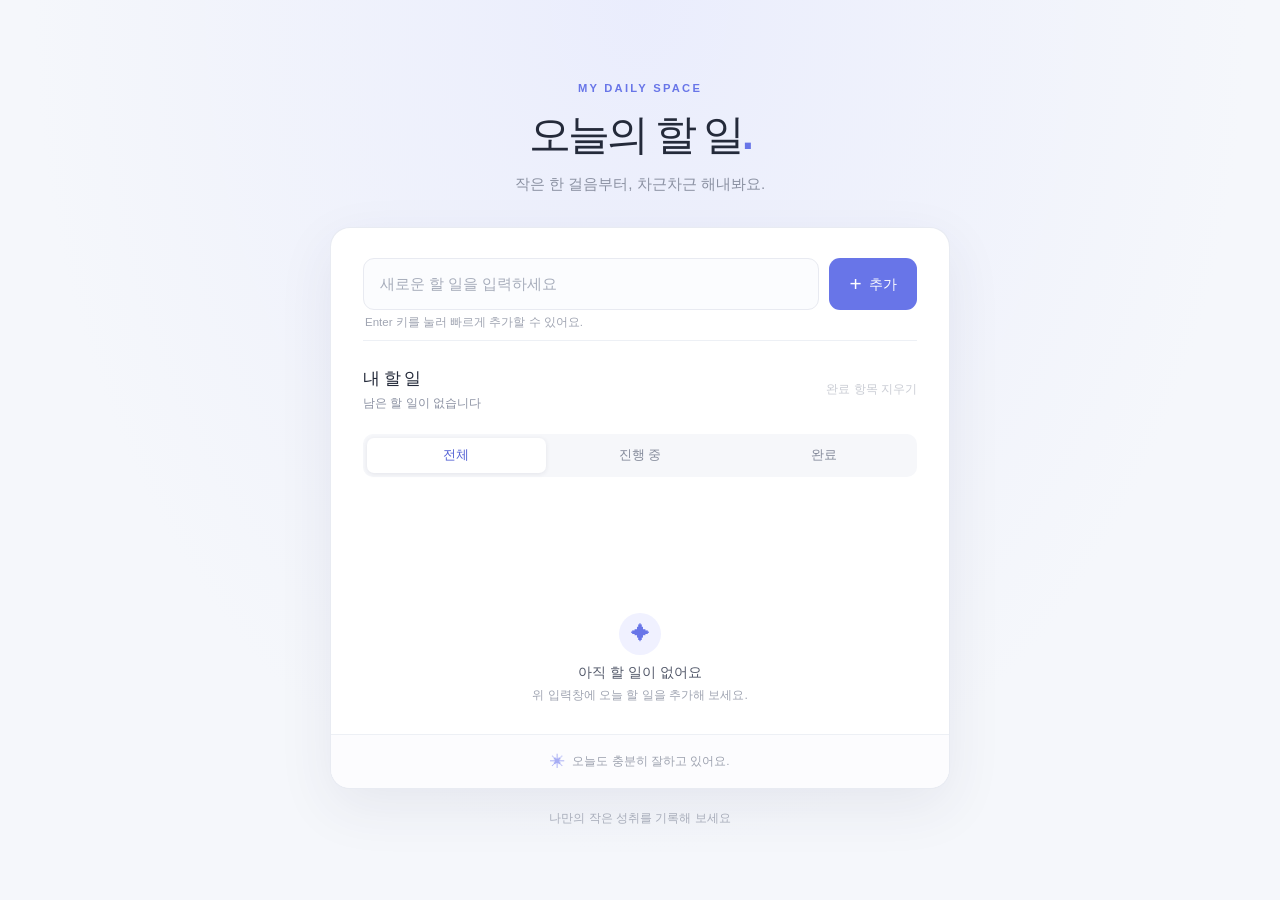
<file: todolist/index.html>
<!doctype html>
<html lang="ko">
  <head>
    <meta charset="utf-8">
    <meta name="viewport" content="width=device-width, initial-scale=1">
    <meta name="theme-color" content="#f5f7fb">
    <meta name="description" content="오늘 할 일을 간편하게 기록하고 관리하는 투두리스트입니다.">
    <title>오늘의 할 일 | Todo List</title>
    <link rel="stylesheet" href="style.css">
    <script src="script.js" defer></script>
  </head>
  <body>
    <main class="app-shell">
      <header class="page-header">
        <p class="eyebrow">MY DAILY SPACE</p>
        <h1>오늘의 할 일<span aria-hidden="true">.</span></h1>
        <p class="page-description">작은 한 걸음부터, 차근차근 해내봐요.</p>
      </header>

      <section class="todo-card" aria-labelledby="list-heading">
        <form class="add-form" id="add-form">
          <label class="sr-only" for="new-task">새 할 일</label>
          <input
            id="new-task"
            name="task"
            type="text"
            placeholder="새로운 할 일을 입력하세요"
            autocomplete="off"
            aria-describedby="input-hint"
            required
          >
          <button class="add-button" type="submit">
            <span aria-hidden="true">+</span>
            <span>추가</span>
          </button>
          <p class="input-hint" id="input-hint">Enter 키를 눌러 빠르게 추가할 수 있어요.</p>
        </form>

        <p class="storage-notice" id="storage-notice" role="status" aria-live="polite" hidden></p>

        <div class="list-heading-row">
          <div>
            <h2 id="list-heading">내 할 일</h2>
            <p class="remaining-count" id="remaining-count">남은 할 일이 없습니다</p>
          </div>
          <button class="text-button clear-button" id="clear-completed" type="button" disabled>
            완료 항목 지우기
          </button>
        </div>

        <nav class="filters" aria-label="할 일 필터">
          <button class="filter-button is-active" type="button" data-filter="all" aria-pressed="true">전체</button>
          <button class="filter-button" type="button" data-filter="active" aria-pressed="false">진행 중</button>
          <button class="filter-button" type="button" data-filter="completed" aria-pressed="false">완료</button>
        </nav>

        <ul class="todo-list" id="todo-list" aria-label="할 일 목록"></ul>

        <div class="empty-state" id="empty-state">
          <span class="empty-icon" aria-hidden="true">✦</span>
          <p class="empty-title" id="empty-title">아직 할 일이 없어요</p>
          <p class="empty-description" id="empty-description">위 입력창에 오늘 할 일을 추가해 보세요.</p>
        </div>

        <footer class="card-footer">
          <span class="footer-mark" aria-hidden="true">✳</span>
          <p>오늘도 충분히 잘하고 있어요.</p>
        </footer>
      </section>

      <p class="page-footer">나만의 작은 성취를 기록해 보세요</p>
    </main>
  </body>
</html>
</file>
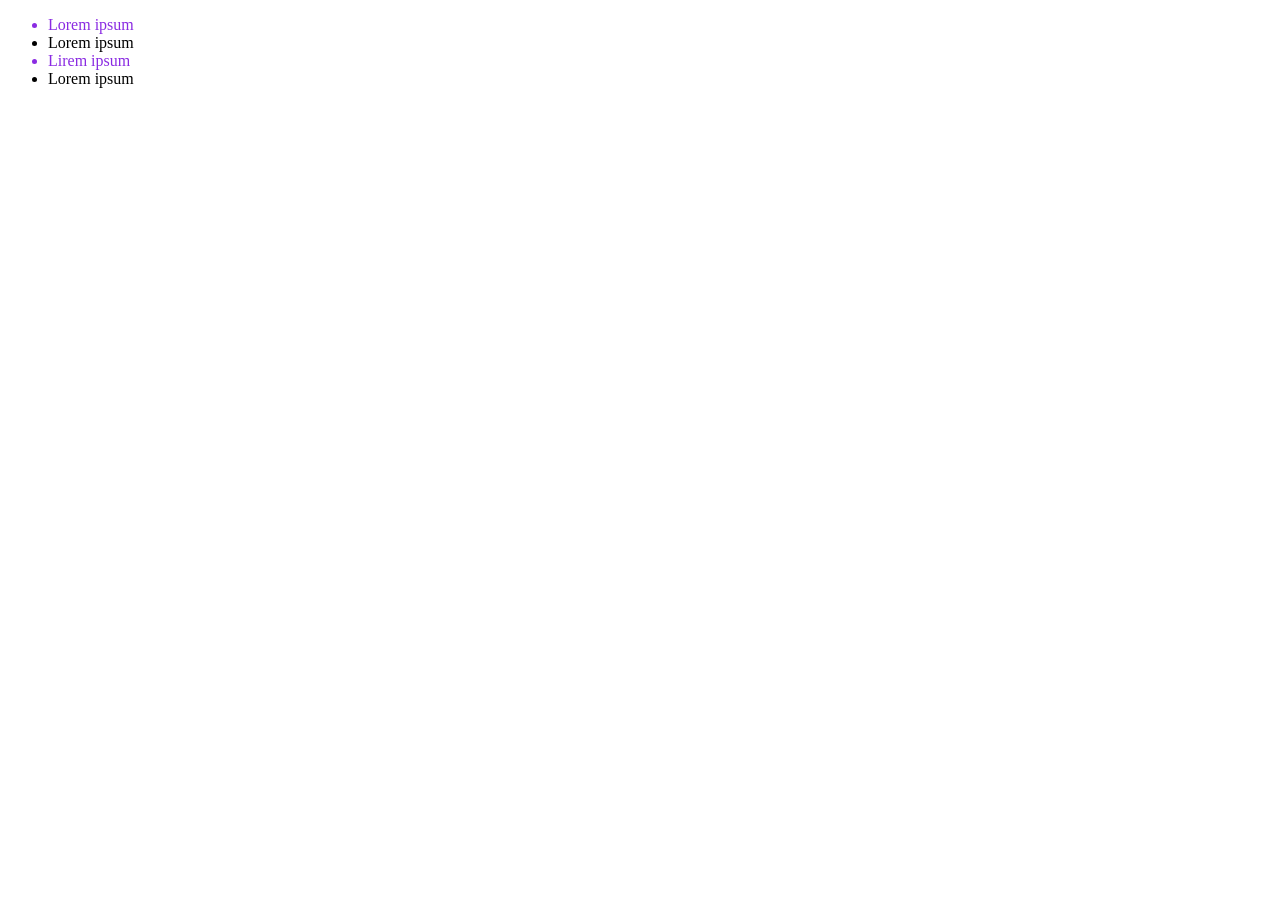
<file: Chap09_Selector.html>
﻿<!DOCTYPE html>
<html xmlns="http://www.w3.org/1999/xhtml">
<head>
<meta http-equiv="Content-Type" content="text/html; charset=utf-8"/>
    <title></title>
    <style>
        /* class 속성으로 select를 가지는 태그의 color속성을  red로 지정한다 */
        .select {
            color: blueviolet;
        } 
    </style>
</head>
<body>
    <ul>
        <li class="select">Lorem ipsum</li>
        <li>Lorem ipsum</li>
        <li class="select">Lirem ipsum</li>
        <li>Lorem ipsum</li>
    </ul>
</body>
</html>
</file>
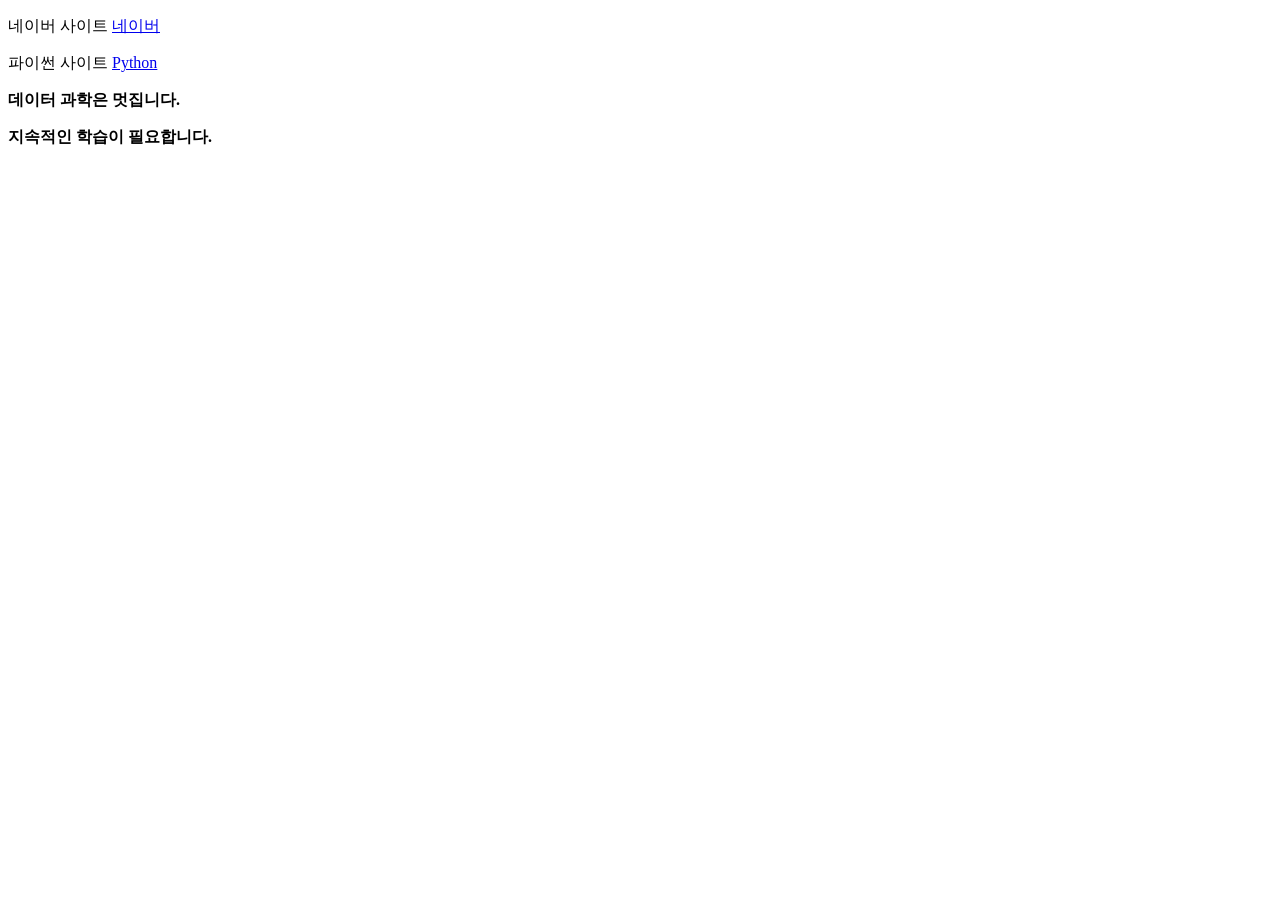
<file: Chap09_test.html>
<!DOCTYPE html>
<html>
    <head>
        <title>
            아주 쉬운 HTML문서 샘플입니다.
        </title>
    </head>
    <body>
        <div>
            <p class="inner-text" id="first">
                네이버 사이트
                <a href="http://www.naver.com" id="credu">
                네이버
                </a>
            </p>
            <p class="inner-text">
                파이썬 사이트
                <a href="https://www.python.org" id="python">
                Python 
                </a>
            </p>
        </div>
        <p class="outer-text" id="second">
            <b>
                데이터 과학은 멋집니다.
            </b>
        </p>
        <p class="outer-text">
            <b>
                지속적인 학습이 필요합니다. 
            </b>
        </p>
    </body>
</html>
</file>
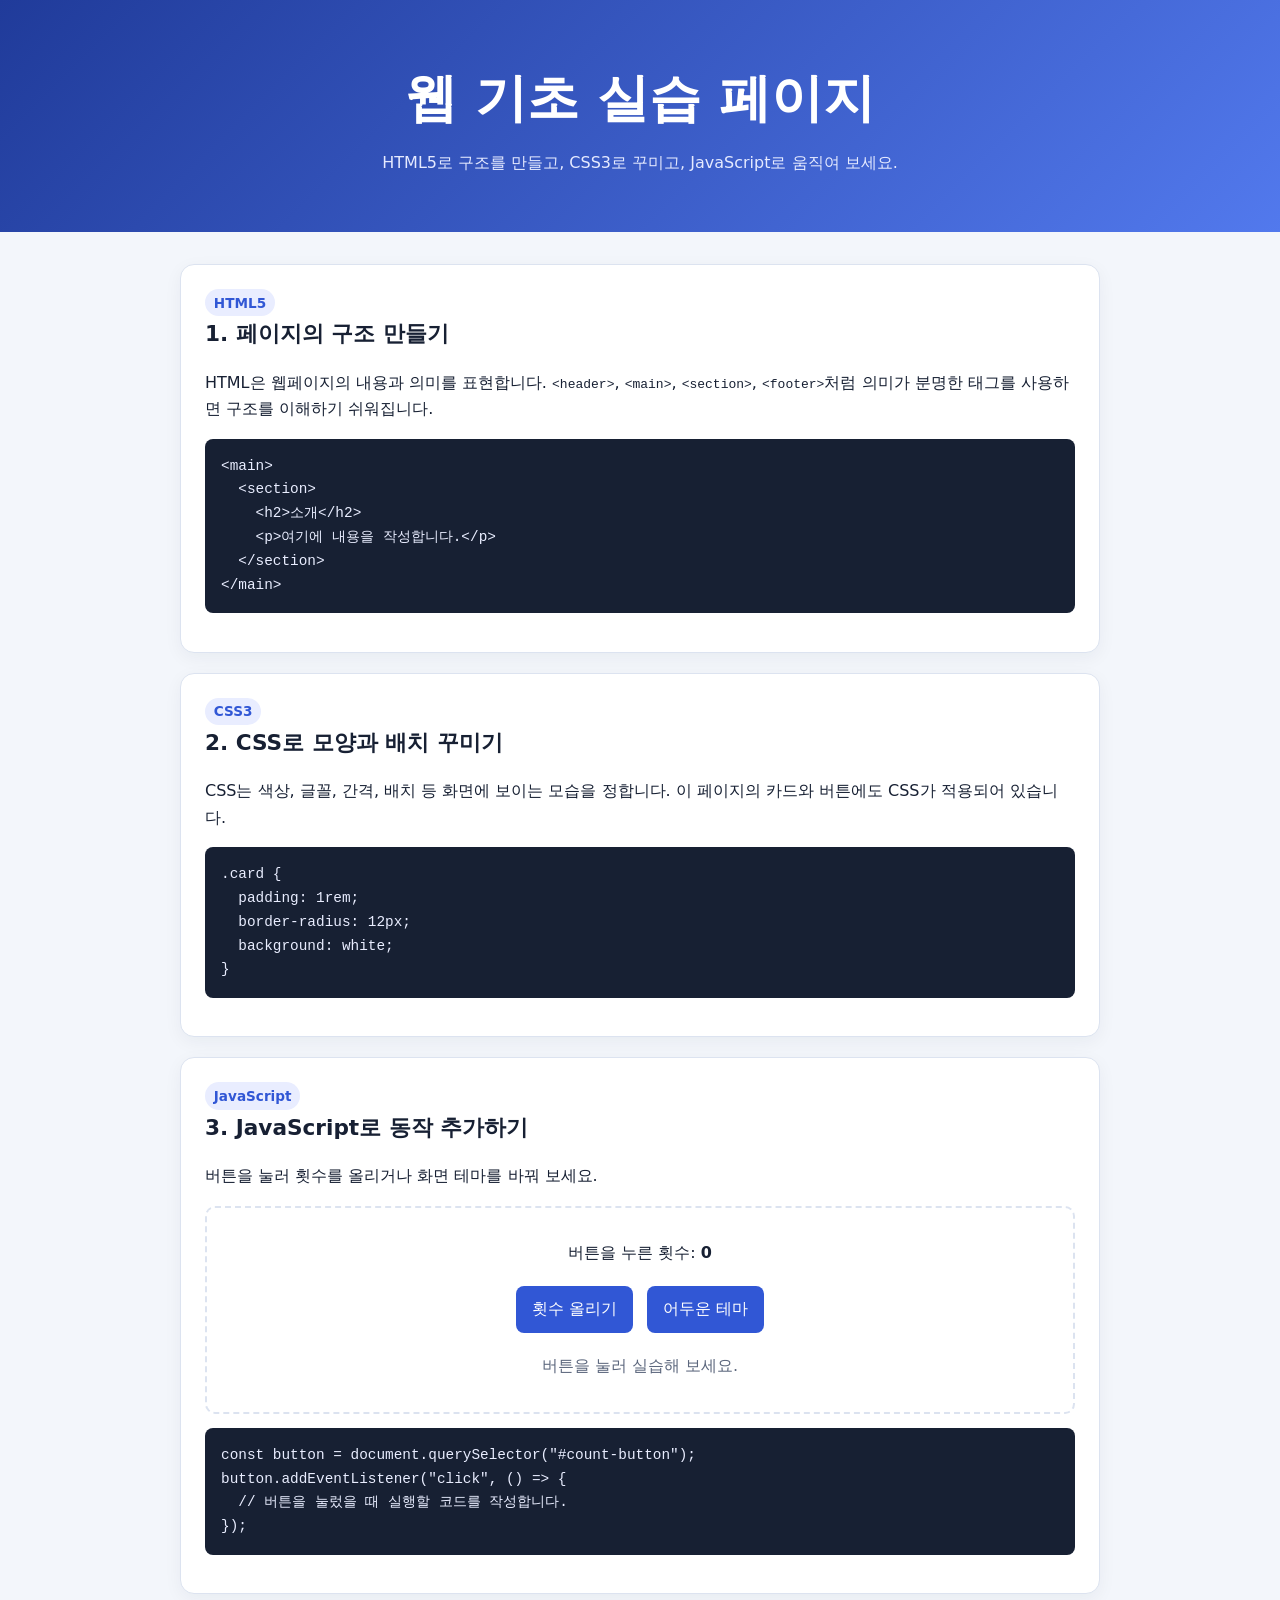
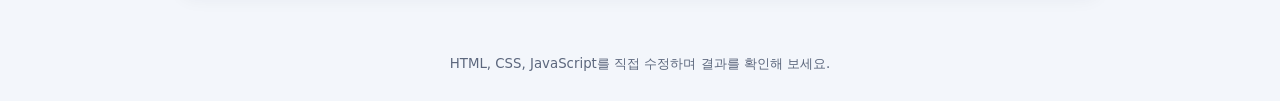
<file: DemoPage.html>
<!DOCTYPE html>
<html lang="ko">
<head>
  <meta charset="UTF-8">
  <meta name="viewport" content="width=device-width, initial-scale=1.0">
  <meta name="description" content="HTML5, CSS3, JavaScript 기초를 한 페이지에서 연습하는 예제">
  <title>웹 기초 실습 페이지</title>
  <style>
    :root {
      color-scheme: light;
      --page: #f3f6fb;
      --surface: #ffffff;
      --text: #172033;
      --muted: #5c677d;
      --accent: #3157d5;
      --accent-soft: #e9edff;
      --border: #dce3f0;
    }

    * {
      box-sizing: border-box;
    }

    body {
      margin: 0;
      background: var(--page);
      color: var(--text);
      font-family: system-ui, -apple-system, "Segoe UI", sans-serif;
      line-height: 1.65;
    }

    header {
      padding: 3.5rem 1.25rem;
      background: linear-gradient(135deg, #203b9a, #5279ed);
      color: #ffffff;
      text-align: center;
    }

    header h1 {
      margin: 0 0 0.5rem;
      font-size: clamp(2rem, 6vw, 3.25rem);
    }

    header p {
      margin: 0;
      color: #e5eaff;
    }

    main {
      width: min(920px, calc(100% - 2rem));
      margin: 2rem auto;
    }

    section {
      margin-bottom: 1.25rem;
      padding: 1.5rem;
      border: 1px solid var(--border);
      border-radius: 14px;
      background: var(--surface);
      box-shadow: 0 5px 18px rgb(23 32 51 / 5%);
    }

    h2 {
      margin-top: 0;
      font-size: 1.35rem;
    }

    .tag {
      display: inline-block;
      margin-right: 0.35rem;
      padding: 0.15rem 0.55rem;
      border-radius: 999px;
      background: var(--accent-soft);
      color: var(--accent);
      font-size: 0.85rem;
      font-weight: 700;
    }

    .demo-box {
      margin-top: 1rem;
      padding: 1rem;
      border: 2px dashed var(--border);
      border-radius: 10px;
      text-align: center;
    }

    button {
      margin: 0.25rem;
      padding: 0.65rem 1rem;
      border: 0;
      border-radius: 8px;
      background: var(--accent);
      color: #ffffff;
      font: inherit;
      cursor: pointer;
    }

    button:hover {
      filter: brightness(1.12);
    }

    button:focus-visible {
      outline: 3px solid #f2a900;
      outline-offset: 3px;
    }

    pre {
      overflow-x: auto;
      padding: 1rem;
      border-radius: 8px;
      background: #172033;
      color: #e9edff;
      font-size: 0.9rem;
    }

    .muted {
      color: var(--muted);
    }

    body.dark {
      color-scheme: dark;
      --page: #111827;
      --surface: #1d293b;
      --text: #edf2ff;
      --muted: #b6c1d5;
      --accent: #91a8ff;
      --accent-soft: #2b3a68;
      --border: #39475d;
    }

    body.dark button {
      color: #111827;
    }

    footer {
      padding: 1.5rem;
      color: var(--muted);
      text-align: center;
    }
  </style>
</head>
<body>
  <header>
    <h1>웹 기초 실습 페이지</h1>
    <p>HTML5로 구조를 만들고, CSS3로 꾸미고, JavaScript로 움직여 보세요.</p>
  </header>

  <main>
    <section aria-labelledby="html-title">
      <span class="tag">HTML5</span>
      <h2 id="html-title">1. 페이지의 구조 만들기</h2>
      <p>
        HTML은 웹페이지의 내용과 의미를 표현합니다.
        <code>&lt;header&gt;</code>, <code>&lt;main&gt;</code>,
        <code>&lt;section&gt;</code>, <code>&lt;footer&gt;</code>처럼
        의미가 분명한 태그를 사용하면 구조를 이해하기 쉬워집니다.
      </p>
      <pre><code>&lt;main&gt;
  &lt;section&gt;
    &lt;h2&gt;소개&lt;/h2&gt;
    &lt;p&gt;여기에 내용을 작성합니다.&lt;/p&gt;
  &lt;/section&gt;
&lt;/main&gt;</code></pre>
    </section>

    <section aria-labelledby="css-title">
      <span class="tag">CSS3</span>
      <h2 id="css-title">2. CSS로 모양과 배치 꾸미기</h2>
      <p>
        CSS는 색상, 글꼴, 간격, 배치 등 화면에 보이는 모습을 정합니다.
        이 페이지의 카드와 버튼에도 CSS가 적용되어 있습니다.
      </p>
      <pre><code>.card {
  padding: 1rem;
  border-radius: 12px;
  background: white;
}</code></pre>
    </section>

    <section aria-labelledby="js-title">
      <span class="tag">JavaScript</span>
      <h2 id="js-title">3. JavaScript로 동작 추가하기</h2>
      <p>버튼을 눌러 횟수를 올리거나 화면 테마를 바꿔 보세요.</p>
      <div class="demo-box">
        <p>버튼을 누른 횟수: <strong id="count" aria-live="polite">0</strong></p>
        <button id="count-button" type="button">횟수 올리기</button>
        <button id="theme-button" type="button" aria-pressed="false">어두운 테마</button>
        <p id="message" class="muted" aria-live="polite">버튼을 눌러 실습해 보세요.</p>
      </div>
      <pre><code>const button = document.querySelector("#count-button");
button.addEventListener("click", () =&gt; {
  // 버튼을 눌렀을 때 실행할 코드를 작성합니다.
});</code></pre>
    </section>
  </main>

  <footer>
    <small>HTML, CSS, JavaScript를 직접 수정하며 결과를 확인해 보세요.</small>
  </footer>

  <script>
    const countElement = document.querySelector("#count");
    const countButton = document.querySelector("#count-button");
    const themeButton = document.querySelector("#theme-button");
    const messageElement = document.querySelector("#message");
    let count = 0;

    countButton.addEventListener("click", () => {
      count += 1;
      countElement.textContent = String(count);
      messageElement.textContent = `좋아요! ${count}번 눌렀습니다.`;
    });

    themeButton.addEventListener("click", () => {
      const isDark = document.body.classList.toggle("dark");
      themeButton.setAttribute("aria-pressed", String(isDark));
      themeButton.textContent = isDark ? "밝은 테마" : "어두운 테마";
    });
  </script>
</body>
</html>
</file>
<file: todolist/style.css>
:root {
  color-scheme: light;
  font-family: "DM Sans", "Noto Sans KR", sans-serif;
  color: #242a3a;
  background: #f5f7fb;
  font-synthesis: none;
  text-rendering: optimizeLegibility;
  --ink: #242a3a;
  --muted: #8b91a2;
  --line: #edf0f5;
  --accent: #6875e8;
  --accent-dark: #5361d4;
  --soft-accent: #f0f1ff;
}

* {
  box-sizing: border-box;
}

body {
  min-width: 320px;
  min-height: 100vh;
  margin: 0;
  background:
    radial-gradient(ellipse at 50% 0, rgba(220, 224, 255, 0.44), transparent 38rem),
    #f5f7fb;
}

button,
input {
  font: inherit;
}

button {
  color: inherit;
}

button:focus-visible,
input:focus-visible {
  outline: 3px solid rgba(104, 117, 232, 0.34);
  outline-offset: 3px;
}

.app-shell {
  width: min(100% - 40px, 620px);
  margin: 0 auto;
  padding: 82px 0 42px;
}

.page-header {
  margin-bottom: 32px;
  text-align: center;
}

.eyebrow {
  margin: 0 0 12px;
  color: var(--accent);
  font-size: 0.7rem;
  font-weight: 700;
  letter-spacing: 0.2em;
}

h1,
h2,
p {
  margin-top: 0;
}

.page-header h1 {
  margin-bottom: 10px;
  font-size: clamp(2rem, 7vw, 2.65rem);
  font-weight: 700;
  letter-spacing: -0.07em;
}

.page-header h1 span {
  color: var(--accent);
}

.page-description {
  margin-bottom: 0;
  color: var(--muted);
  font-size: 0.95rem;
}

.todo-card {
  overflow: hidden;
  padding: 30px 32px 0;
  border: 1px solid rgba(230, 233, 241, 0.9);
  border-radius: 20px;
  background: #fff;
  box-shadow: 0 18px 55px rgba(48, 57, 91, 0.08);
}

.add-form {
  position: relative;
  display: flex;
  gap: 10px;
  padding-bottom: 30px;
  border-bottom: 1px solid var(--line);
}

.add-form input {
  width: 100%;
  min-width: 0;
  height: 52px;
  padding: 0 16px;
  border: 1px solid #e8eaf1;
  border-radius: 11px;
  background: #fbfcfe;
  color: var(--ink);
  font-size: 0.92rem;
  transition: border-color 160ms ease, box-shadow 160ms ease;
}

.add-form input::placeholder {
  color: #a7adbb;
}

.add-form input:focus {
  border-color: var(--accent);
  outline: none;
  box-shadow: 0 0 0 3px rgba(104, 117, 232, 0.12);
}

.add-button {
  display: inline-flex;
  flex: 0 0 auto;
  align-items: center;
  justify-content: center;
  gap: 7px;
  min-width: 88px;
  height: 52px;
  padding: 0 17px;
  border: 0;
  border-radius: 11px;
  background: var(--accent);
  color: white;
  cursor: pointer;
  font-size: 0.9rem;
  font-weight: 600;
  transition: background 160ms ease, transform 160ms ease;
}

.add-button:hover {
  background: var(--accent-dark);
}

.add-button:active {
  transform: translateY(1px);
}

.add-button span:first-child {
  font-size: 1.3rem;
  font-weight: 400;
  line-height: 1;
}

.input-hint {
  position: absolute;
  top: 57px;
  left: 2px;
  margin: 0;
  color: #a0a5b2;
  font-size: 0.72rem;
}

.storage-notice {
  margin: 18px 0 0;
  padding: 11px 13px;
  border: 1px solid #f1dfb8;
  border-radius: 9px;
  background: #fff9eb;
  color: #815d19;
  font-size: 0.8rem;
  line-height: 1.5;
}

.list-heading-row {
  display: flex;
  align-items: center;
  justify-content: space-between;
  gap: 12px;
  padding-top: 25px;
}

.list-heading-row h2 {
  margin-bottom: 5px;
  font-size: 1.08rem;
  font-weight: 700;
  letter-spacing: -0.035em;
}

.remaining-count {
  margin-bottom: 0;
  color: var(--muted);
  font-size: 0.77rem;
}

.text-button {
  padding: 8px 0 8px 8px;
  border: 0;
  background: transparent;
  color: #8a90a1;
  cursor: pointer;
  font-size: 0.76rem;
  transition: color 160ms ease;
}

.text-button:not(:disabled):hover {
  color: #d05c67;
}

.text-button:disabled {
  cursor: not-allowed;
  opacity: 0.45;
}

.filters {
  display: flex;
  gap: 5px;
  margin-top: 22px;
  padding: 4px;
  border-radius: 10px;
  background: #f6f7fa;
}

.filter-button {
  min-height: 35px;
  flex: 1;
  padding: 7px 12px;
  border: 0;
  border-radius: 7px;
  background: transparent;
  color: #858b9b;
  cursor: pointer;
  font-size: 0.8rem;
  font-weight: 500;
  transition: background 160ms ease, color 160ms ease, box-shadow 160ms ease;
}

.filter-button:hover {
  color: var(--ink);
}

.filter-button.is-active {
  background: #fff;
  color: var(--accent-dark);
  box-shadow: 0 1px 5px rgba(39, 48, 81, 0.09);
  font-weight: 700;
}

.todo-list {
  display: grid;
  gap: 9px;
  min-height: 96px;
  margin: 16px 0 0;
  padding: 0;
  list-style: none;
}

.todo-item {
  display: flex;
  align-items: center;
  gap: 12px;
  min-width: 0;
  padding: 13px 12px;
  border: 1px solid #eff0f5;
  border-radius: 11px;
  background: #fff;
  transition: border-color 160ms ease, background 160ms ease;
}

.todo-item:hover {
  border-color: #e2e4f4;
  background: #fdfdff;
}

.todo-checkbox {
  width: 19px;
  height: 19px;
  flex: 0 0 auto;
  margin: 0;
  accent-color: var(--accent);
  cursor: pointer;
}

.todo-text {
  min-width: 0;
  flex: 1;
  overflow-wrap: anywhere;
  color: #41475a;
  font-size: 0.88rem;
  line-height: 1.5;
}

.todo-item.is-completed .todo-text {
  color: #a5a9b5;
  text-decoration: line-through;
  text-decoration-color: #b6bac6;
}

.item-actions {
  display: flex;
  flex: 0 0 auto;
  gap: 3px;
}

.icon-button {
  display: inline-grid;
  width: 34px;
  height: 34px;
  place-items: center;
  border: 0;
  border-radius: 8px;
  background: transparent;
  color: #9298a7;
  cursor: pointer;
  font-size: 1rem;
  transition: color 160ms ease, background 160ms ease;
}

.icon-button:hover {
  background: #f1f2ff;
  color: var(--accent-dark);
}

.icon-button.delete-button:hover {
  background: #fff1f1;
  color: #d05c67;
}

.edit-form {
  display: flex;
  min-width: 0;
  flex: 1;
  gap: 7px;
}

.edit-input {
  width: 100%;
  min-width: 0;
  height: 38px;
  padding: 0 10px;
  border: 1px solid #dfe2f4;
  border-radius: 7px;
  color: var(--ink);
  font-size: 0.86rem;
}

.edit-input:focus {
  border-color: var(--accent);
  outline: none;
}

.edit-actions {
  display: flex;
  flex: 0 0 auto;
  gap: 5px;
}

.small-button {
  padding: 0 10px;
  border: 1px solid #e6e8f0;
  border-radius: 7px;
  background: white;
  color: #686e7d;
  cursor: pointer;
  font-size: 0.75rem;
}

.small-button.save-button {
  border-color: var(--accent);
  background: var(--accent);
  color: white;
}

.empty-state {
  padding: 24px 12px 30px;
  text-align: center;
}

.empty-state[hidden] {
  display: none;
}

.empty-icon {
  display: inline-grid;
  width: 42px;
  height: 42px;
  margin-bottom: 9px;
  place-items: center;
  border-radius: 50%;
  background: var(--soft-accent);
  color: var(--accent);
  font-size: 1.2rem;
}

.empty-title {
  margin-bottom: 5px;
  color: #53596a;
  font-size: 0.87rem;
  font-weight: 600;
}

.empty-description {
  margin-bottom: 0;
  color: #a0a5b2;
  font-size: 0.76rem;
}

.card-footer {
  display: flex;
  align-items: center;
  justify-content: center;
  gap: 7px;
  min-height: 54px;
  margin: 0 -32px;
  border-top: 1px solid var(--line);
  background: #fcfcfe;
  color: #9da2af;
}

.card-footer p {
  margin: 0;
  font-size: 0.74rem;
}

.footer-mark {
  color: #a7adf4;
  font-size: 0.95rem;
}

.page-footer {
  margin: 22px 0 0;
  color: #a8adba;
  font-size: 0.74rem;
  text-align: center;
}

.sr-only {
  position: absolute;
  overflow: hidden;
  width: 1px;
  height: 1px;
  padding: 0;
  border: 0;
  clip: rect(0, 0, 0, 0);
  white-space: nowrap;
  clip-path: inset(50%);
}

@media (max-width: 520px) {
  .app-shell {
    width: min(100% - 28px, 620px);
    padding-top: 50px;
  }

  .page-header {
    margin-bottom: 24px;
  }

  .todo-card {
    padding: 22px 18px 0;
    border-radius: 16px;
  }

  .add-form {
    gap: 8px;
    padding-bottom: 30px;
  }

  .add-form input {
    padding: 0 12px;
    font-size: 0.84rem;
  }

  .add-button {
    min-width: 72px;
    padding: 0 12px;
  }

  .card-footer {
    margin-right: -18px;
    margin-left: -18px;
  }

  .todo-item {
    gap: 9px;
    padding: 10px 8px;
  }

  .icon-button {
    width: 31px;
  }
}

@media (prefers-reduced-motion: reduce) {
  *,
  *::before,
  *::after {
    scroll-behavior: auto !important;
    transition-duration: 0.01ms !important;
  }
}
</file>
